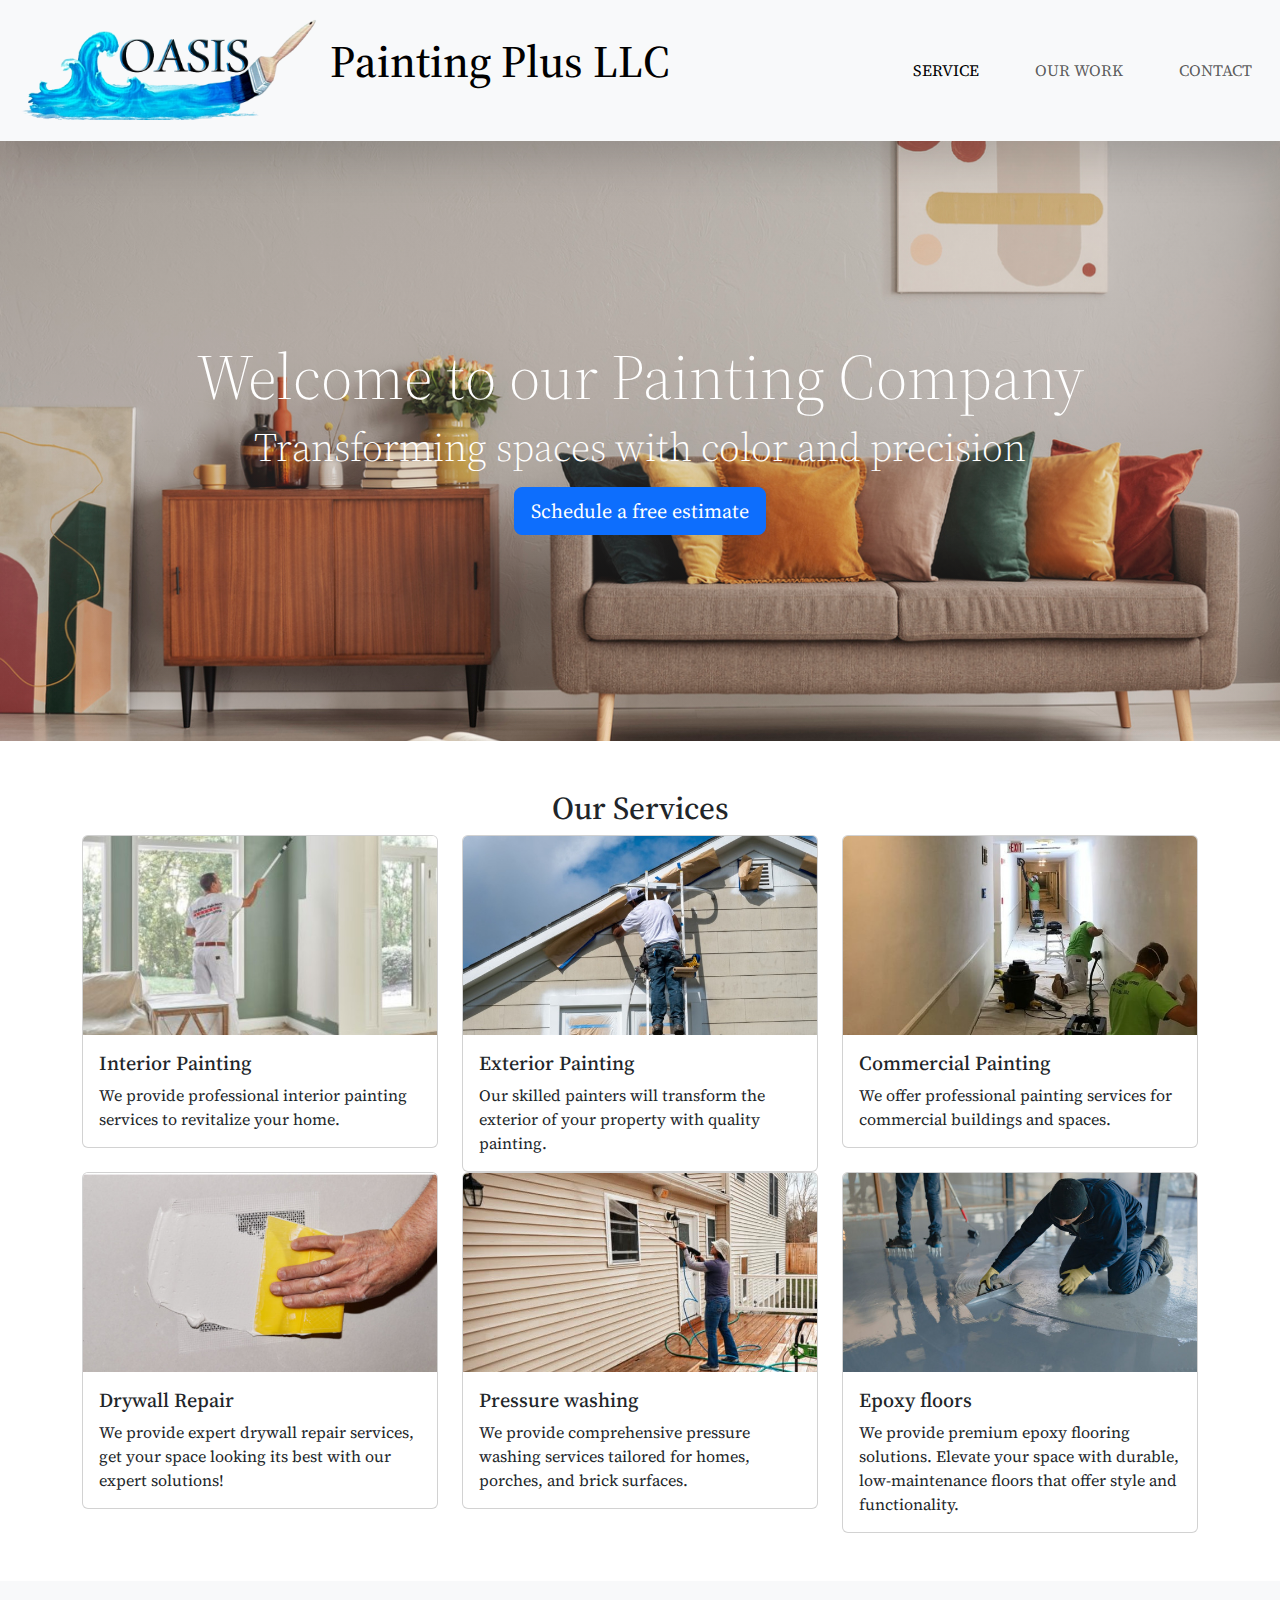
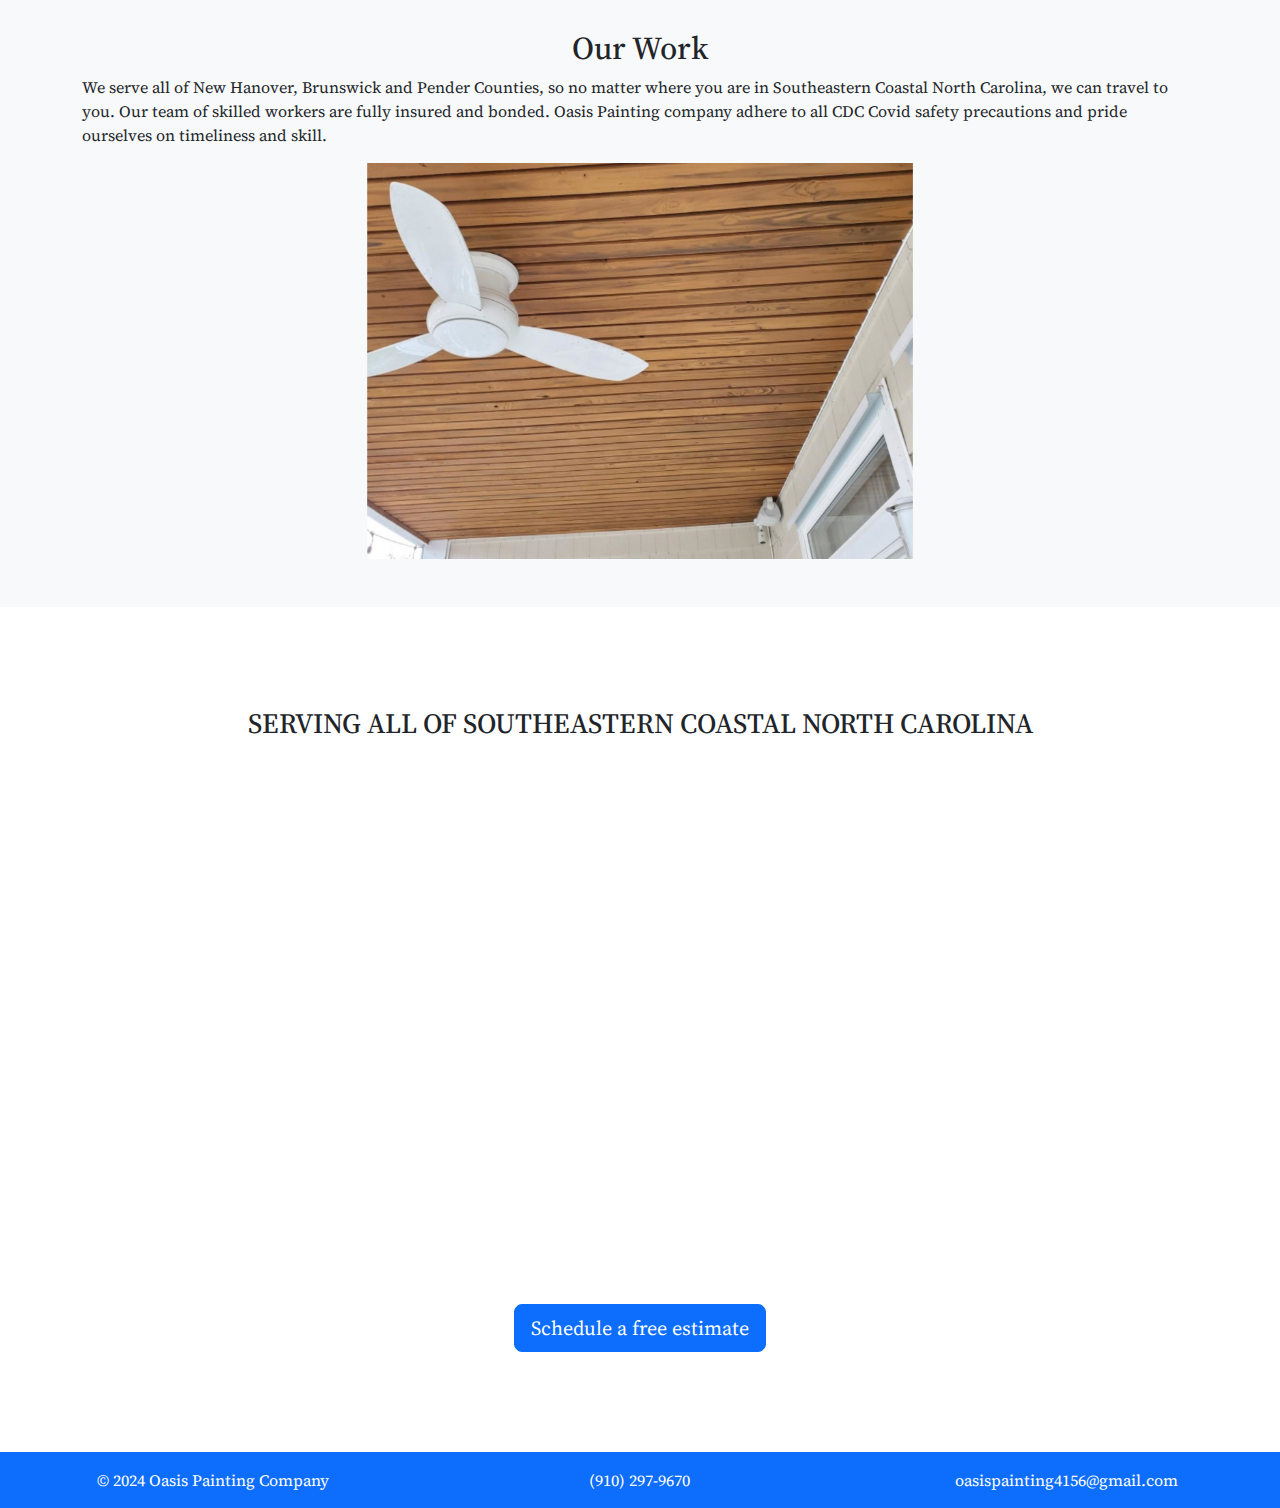
<file: index.html>
<!DOCTYPE html>
<html lang="en">
<head>
  <meta charset="UTF-8">
  <meta name="viewport" content="width=device-width, initial-scale=1.0">
  <title>Oasis Painting Company</title>
  
  <link href="https://cdn.jsdelivr.net/npm/bootstrap@5.3.3/dist/css/bootstrap.min.css" rel="stylesheet" integrity="sha384-QWTKZyjpPEjISv5WaRU9OFeRpok6YctnYmDr5pNlyT2bRjXh0JMhjY6hW+ALEwIH" crossorigin="anonymous">
  <script src="https://cdn.jsdelivr.net/npm/bootstrap@5.3.3/dist/js/bootstrap.bundle.min.js" integrity="sha384-YvpcrYf0tY3lHB60NNkmXc5s9fDVZLESaAA55NDzOxhy9GkcIdslK1eN7N6jIeHz" crossorigin="anonymous"></script>
  
  <link rel="preconnect" href="https://fonts.googleapis.com">
<link rel="preconnect" href="https://fonts.gstatic.com" crossorigin>
<link href="https://fonts.googleapis.com/css2?family=Source+Serif+4:ital,opsz,wght@0,8..60,200..900;1,8..60,200..900&display=swap" rel="stylesheet">
  <link rel="icon" href="assets/images/logo.ico" type="image/x-icon"/>
  <link rel="stylesheet" href="style.css">
</head>
<body>

    <!-- Navbar -->
    <nav class="navbar shadow-lg navbar-expand-lg navbar-light bg-light">
    <div class="logo_name" ><a class="navbar-brand" href="#"><h2 class="company_title"><img class="logo" src="assets/images/logo.png" alt="logo"> Painting Plus LLC</h2></a></div>
    
    <button class="navbar-toggler" type="button" data-bs-toggle="collapse" data-bs-target="#navbarNavDropdown" aria-controls="navbarNavDropdown" aria-expanded="false" aria-label="Toggle navigation">
      <span class="navbar-toggler-icon"></span>
    </button>
    <div class="collapse navbar-collapse justify-content-end" id="navbarNavDropdown">
      <ul class="navbar-nav">
        <li class="nav-item">
          <a class="nav-link active" aria-current="page" href="#">SERVICE</a>
        </li>
        <li class="nav-item">
          <a class="nav-link" href="assets/our_work.html">OUR WORK</a>
        </li>
        <li class="nav-item">
          <a class="nav-link" href="assets/Contact.html">CONTACT</a>
        </li>
        
      </ul>
    </div>
  </div>
</nav>



  <!-- Header -->
  <div class="wrapper">
  <div class="text-white text-center py-5">
    <div class="welcome">
      <h1 class="display-3">Welcome to our Painting Company</h1>
      <p class="display-6">Transforming spaces with color and precision</p>
    </div>
    <button type="button" class="btn btn-lg btn-primary"><a class="text-white text-center" href="tel:+19102979670" style="text-decoration: none;">Schedule a free estimate</a></button>
  </div>
    </div>

  <!-- Services Section -->
  <section id="services" class="py-5">
    <div class="container ">
      <h2 class="text-center">Our Services</h2>
      <div class="row">
        <div class="col-md-4">
          <div class="card mb-4">
            <img src="assets/images/interior.jpg" class="card-img-top" alt="...">
            <div class="card-body">
              <h5 class="card-title">Interior Painting</h5>
              <p class="card-text">We provide professional interior painting services to revitalize your home.</p>
            </div>
          </div>
        </div>
        <div class="col-md-4">
          <div class="card">
            <img src="assets/images/exterior-painting.jpeg" class="card-img-top" alt="...">
            <div class="card-body">
              <h5 class="card-title">Exterior Painting</h5>
              <p class="card-text">Our skilled painters will transform the exterior of your property with quality painting.</p>
            </div>
          </div>
        </div>
        <div class="col-md-4">
          <div class="card">
            <img src="assets/images/comercial.jpg" class="card-img-top" alt="...">
            <div class="card-body">
              <h5 class="card-title">Commercial Painting</h5>
              <p class="card-text">We offer professional painting services for commercial buildings and spaces.</p>
            </div>
          </div>
        </div>
        <div class="col-md-4">
          <div class="card">
            <img src="assets/images/drywall repair.jpg" class="card-img-top" alt="Drywall repair image">
            <div class="card-body py-6">
              <h5 class="card-title">Drywall Repair</h5>
              <p class="card-text">We provide expert drywall repair services, get your space looking its best with our expert solutions!</p>
            </div>
          </div>
        </div>

        <div class="col-md-4">
          <div class="card">
            <img src="assets/images/presure washing.jpg" class="card-img-top" alt="pressure washing image...">
            <div class="card-body">
              <h5 class="card-title">Pressure washing</h5>
              <p class="card-text">We provide comprehensive pressure washing services tailored for homes, porches, and brick surfaces. </p>
            </div>
          </div>
        </div>

        <div class="col-md-4">
          <div class="card">
            <img src="assets/images/epoxy floor.jpg" class="card-img-top" alt="...">
            <div class="card-body">
              <h5 class="card-title">Epoxy floors</h5>
              <p class="card-text">We provide premium epoxy flooring solutions. Elevate your space with durable, low-maintenance floors that offer style and functionality. </p>
            </div>
          </div>
        </div>
      </div>
    </div>
  </section>

  <!-- Portfolio Section -->
  <section id="portfolio" class="bg-light py-5">
    <div class="container">
      <h2 class="text-center">Our Work</h2>
     <!--Carousel-->
     <div class="work"><p>We serve all of New Hanover, Brunswick and Pender Counties, so no matter where you are in Southeastern Coastal North Carolina, we can travel to you. Our team of skilled workers are fully insured and bonded. Oasis Painting company adhere to all CDC Covid safety precautions and pride  ourselves on timeliness and skill.
     </p></div>
     <div class="slide">
       <div id="carouselExampleSlidesOnly" class="carousel slide" data-bs-ride="carousel">
  <div class="carousel-inner">
    <div class="carousel-item active">
      <img src="assets/images/slide1.1.jpg" class="d-block w-100" alt="Porche">
    </div>
    <div class="carousel-item">
      <img src="assets/images/slide2.2.jpg" class="d-block w-100" alt="Cabinets">
    </div>
    <div class="carousel-item">
      <img src="assets/images/slide3.3.jpg" class="d-block w-100" alt="Porche">
    </div>
  </div>
</div>
  </div>
     <!-- End carousel-->
     
  </section>

<!--Map-->
<div class="location_map">
  <h3 class="map_text">SERVING ALL OF SOUTHEASTERN COASTAL NORTH CAROLINA</h3>
      <iframe src="https://www.google.com/maps/embed?pb=!1m16!1m12!1m3!1d211555.72410403073!2d-77.86373932353335!3d34.05520262110363!2m3!1f0!2f0!3f0!3m2!1i1024!2i768!4f13.1!2m1!1sSOUTHEASTERN%20COASTAL%20NORTH%20CAROLINA!5e0!3m2!1sen!2sus!4v1713126468557!5m2!1sen!2sus" class="my_map" height="450" style="border:0;" allowfullscreen="" loading="lazy" referrerpolicy="no-referrer-when-downgrade"></iframe>
    </div>
    <div class="contact_button"><button type="button" class="btn btn-lg btn-primary"><a class="text-white text-center" href="tel:+19102979670" style="text-decoration: none;">Schedule a free estimate</a></button></div>
  
  <!-- Footer -->
  <footer class="bg-primary text-white text-center py-3" id="footer">
    <div class="container">
      &copy; 2024 Oasis Painting Company
    </div>
    <div class="container">
      <a class="text-white text-center" href="tel:+19102979670" style="text-decoration: none;">(910) 297-9670</a>
    </div>
    <div class="container">
     oasispainting4156@gmail.com
    </div>
  </footer>

  
</body>
</html>
</file>
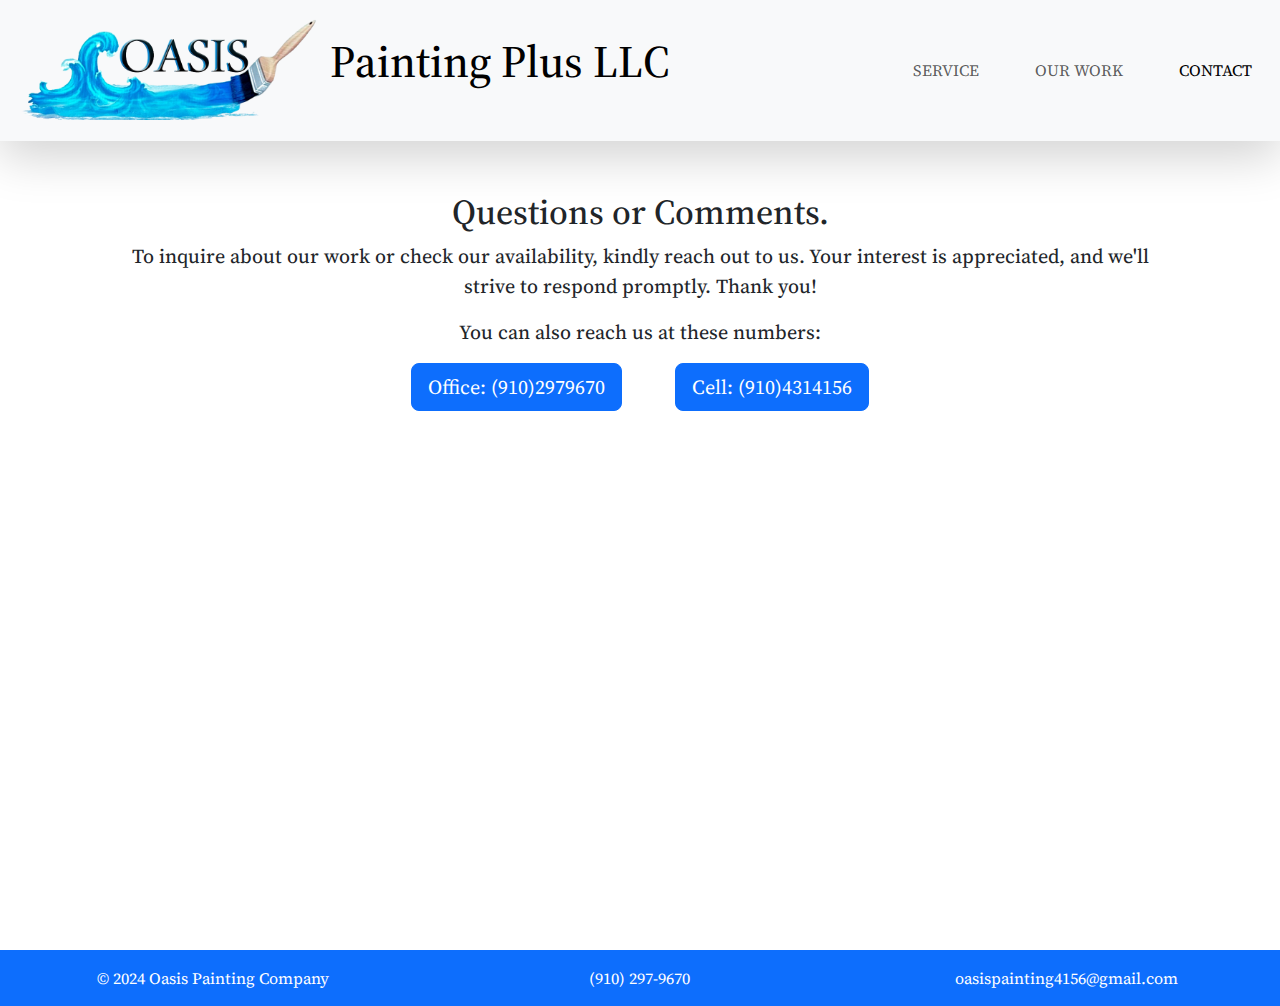
<file: assets/Contact.html>
<html lang="en">
<head>
    <meta charset="UTF-8">
    <meta name="viewport" content="width=device-width, initial-scale=1.0">
    
    <link href="https://cdn.jsdelivr.net/npm/bootstrap@5.3.3/dist/css/bootstrap.min.css" rel="stylesheet" integrity="sha384-QWTKZyjpPEjISv5WaRU9OFeRpok6YctnYmDr5pNlyT2bRjXh0JMhjY6hW+ALEwIH" crossorigin="anonymous">
    <script src="https://cdn.jsdelivr.net/npm/bootstrap@5.3.3/dist/js/bootstrap.bundle.min.js" integrity="sha384-YvpcrYf0tY3lHB60NNkmXc5s9fDVZLESaAA55NDzOxhy9GkcIdslK1eN7N6jIeHz" crossorigin="anonymous"></script>
    <link rel="preconnect" href="https://fonts.googleapis.com">
<link rel="preconnect" href="https://fonts.gstatic.com" crossorigin>
<link href="https://fonts.googleapis.com/css2?family=Source+Serif+4:ital,opsz,wght@0,8..60,200..900;1,8..60,200..900&display=swap" rel="stylesheet">
    <link rel="stylesheet" href="images/css/galerry_css.css">
    <script src="images/css/main.js"></script>
    <title>Contact</title>
</head>
<body>
    <!--Navbar-->
     <!-- Navbar -->
    <nav class="navbar shadow-lg navbar-expand-lg navbar-light bg-light">
    <div class="logo_name" ><a class="navbar-brand" href="../index.html"><h2 class="company_title"><img class="logo" src="images/logo.png" alt="logo"> Painting Plus LLC</h2></a></div>
    
    <button class="navbar-toggler" type="button" data-bs-toggle="collapse" data-bs-target="#navbarNavDropdown" aria-controls="navbarNavDropdown" aria-expanded="false" aria-label="Toggle navigation">
      <span class="navbar-toggler-icon"></span>
    </button>
    <div class="collapse navbar-collapse justify-content-end" id="navbarNavDropdown">
      <ul class="navbar-nav">
        <li class="nav-item">
          <a class="nav-link"  href="../index.html">SERVICE</a>
        </li>
        <li class="nav-item">
          <a class="nav-link"  href="our_work.html">OUR WORK</a>
        </li>
        <li class="nav-item">
          <a class="nav-link active" aria-current="page" href="#">CONTACT</a>
        </li>
        
      </ul>
    </div>
  </div>
</nav>
<!--Contact Us-->
<div class="message">
  
  <h2 class="comment">Questions or Comments.</h2>
  <p class="lead">
To inquire about our work or check our availability, kindly reach out to us. Your interest is appreciated, and we'll strive to respond promptly. Thank you!</p>
<p class="lead">You can also reach us at these numbers:</p>

  <div class="phone">
    <div class="phone_office"><button type="button" class="btn btn-lg btn-primary">
      <a class="text-white text-center" href="tel:+19102979670" style="text-decoration: none;">Office: (910)2979670</a></button>
      </div>
    <div><button type="button" class="btn btn-lg btn-primary"><a class="text-white text-center" href="tel:+19104314156" style="text-decoration: none;">Cell: (910)4314156</a></button>
    </div>
  </div>
</div>

<!-- Contact Form-->

<div class="wrap">
  <div class="myForm">
   <iframe
      id="JotFormIFrame-241105511465143"
      title="New Customer Registration Form"
      onload="window.parent.scrollTo(0,0)"
      allowtransparency="true"
      allow="geolocation; microphone; camera; fullscreen"
      src="https://form.jotform.com/241105511465143"
      frameborder="0"
      style="min-width:100%;max-width:100%;height:539px;border:none;"
      scrolling="no">
    </iframe>
    <script src='https://form.jotform.com/s/umd/latest/for-form-embed-handler.js'></script>
    <script>window.jotformEmbedHandler("iframe[id='JotFormIFrame-241105511465143'", "https://form.jotform.com/")</script>
    
  </div>
</div>


<!-- Footer -->
  <footer class="bg-primary text-white text-center py-3" id="footer">
    <div class="container">
      &copy; 2024 Oasis Painting Company
    </div>
    <div class="container">
      <a class="text-white text-center" href="tel:+19102979670" style="text-decoration: none;">(910) 297-9670</a>
    </div>
    <div class="container">
     oasispainting4156@gmail.com
    </div>
  </footer>

</body>
</html>
</file>
<file: style.css>
body {
 margin: 0;   
 font-family: "Source Serif 4", serif;
  font-optical-sizing: auto;
  font-weight: normal;
  font-style: normal;
}
h3 {
font-family: "Source Serif 4", serif;
  font-optical-sizing: auto;
 
 
}
.logo {
    width: 300px;
    margin-left: 20px;
    
}


.company_title {
    font-size: 45px;
}

.wrapper {
    background-image: linear-gradient(rgba(141, 140, 140, 0.267), rgba(136, 133, 133, 0.212), rgba(131, 127, 127, 0.205), rgba(0,0,0,0.0) ),url("assets/images/bg02.jpg"); 
    background-repeat: no-repeat;
    background-size: cover;
    background-position: center;
    border: 0px solid gray;
    height: 600px;
    
}



.welcome {
    display: flex;
    flex-direction: column;
    padding-top: 150px;
}

.logo_name {
    display: flex;
    flex-direction: row;
   
    
}
.slide {
    width: 70%;
    margin: auto;
}
ul li {
    margin: 20px;
}

.location_map {
    padding-top: 100px;
    width: 100%;
    margin: auto;
    text-align: center;
}
.my_map {
    
    width: 600px;
}
.contact_button {
    width: 50%;
    margin: auto;
    margin-top: 100px;
    text-align: center;
}

#footer {
    margin-top: 100px;
    display: flex;
    flex-direction: row;
    justify-content: flex-end;
}


 
  @media screen and (max-width: 320px) {
    
    .slide {
    width: 100%;
   }

   .logo {
    width: 70px;
    
    }
 body > nav > div.logo_name > a > h2 {
    font-size: 10px;
    }

 .map_text {
    font-size: 20px;
 }
    h1 {
    font-size: 20px;
 }

 .location_map {
    padding-top: 90px;
    width: 100%;
    text-align: center;
 }
 .my_map{
    
    width: 100%;
 }

 #footer {
    margin-top: 100px;
    display: flex;
    flex-direction: column;
    justify-content: flex-end;
}

}
@media screen and (min-width: 321px) and (max-width: 480px){

     .slide {
    width: 100%;
   }

   .logo {
    width: 100px;
    
    }
 body > nav > div.logo_name > a > h2 {
    font-size: 20px;
    }

 .map_text {
    font-size: 20px;
 }
    h1 {
    font-size: 20px;
 }

 .location_map {
    padding-top: 90px;
    width: 100%;
    text-align: center;
 }
 .my_map{
    
    width: 100%;
 }

 #footer {
    margin-top: 100px;
    display: flex;
    flex-direction: column;
    justify-content: flex-end;
}

}
@media screen and (min-width: 481px) and (max-width: 768px){

      .slide {
    width: 100%;
   }

   .logo {
    width: 150px;
    
    }
 body > nav > div.logo_name > a > h2 {
    font-size: 30px;
    }

 .map_text {
    font-size: 20px;
 }
    h1 {
    font-size: 20px;
 }

 .location_map {
    padding-top: 90px;
    width: 100%;
    text-align: center;
 }
 .my_map{
    
    width: 100%;
 }

 #footer {
    margin-top: 100px;
    display: flex;
    flex-direction: column;
    justify-content: flex-end;

}

@media screen (min-width: 769px){
      .slide {
    width: 100%;
   }

   .logo {
    width: 100px;
    
    }
 body > nav > div.logo_name > a > h2 {
    font-size: 20px;
    }

 .map_text {
    font-size: 20px;
 }
    h1 {
    font-size: 20px;
 }

 .location_map {
    padding-top: 90px;
    width: 100%;
    text-align: center;
 }
 .my_map{
    
    width: 100%;
 }

 #footer {
    margin-top: 100px;
    display: flex;
    flex-direction: column;
    justify-content: flex-end;
}
</file>
<file: assets/images/css/galerry_css.css>
body {
 margin: 0;   
 font-family: "Source Serif 4", serif;
  font-optical-sizing: auto;
  font-weight: normal;
  font-style: normal;
}

h3 {
font-family: "Source Serif 4", serif;
  font-optical-sizing: auto;
 
 
}
.message {
   padding-top: 50px;
   display: column;
   width: 80%;
   margin: auto;
   text-align: center;
}
.comment {
   font-family: "Source Serif 4", serif;
   font-optical-sizing: auto;
  font-size: 35px;
}
.phone {
   display: flex;
   justify-content: space-around;
   
   width: 50%;
   margin: auto;
}
.logo {
    width: 300px;
    margin-left: 20px;
    
}
.site_text_wrapper {
   display: flex;
   width: 70%;
  
   margin: auto; 
   text-align: justify;
   
   margin-top: 50px;
}
.lead {
   font-size: 20px;
   font-weight: 450;
   
   
}
.company_title {
    font-size: 45px;
}

.wrapper {
    background-image: linear-gradient(rgba(141, 140, 140, 0.267), rgba(136, 133, 133, 0.212), rgba(131, 127, 127, 0.205), rgba(0,0,0,0.0) ),url("assets/images/bg02.jpg"); 
    background-repeat: no-repeat;
    background-size: cover;
    background-position: center;
    border: 0px solid gray;
    height: 600px;
    
}

/** Gallery **/

img {
   width: 100%;
}
.gallery {
   
    padding: 80px;
}
.gallery img {
    background-color: #ffffff;
    padding: 15px;
    height: 100%;
    box-shadow: 0 0 15px rgba(0,0,0,0.3);
    cursor: pointer;
}
.gallery-modal .modal-img {
    height: 100%;
    
}

/** Rest fo the site **/

.welcome {
    display: flex;
    flex-direction: column;
    padding-top: 150px;
}

.logo_name {
    display: flex;
    flex-direction: row;
   
    
}
.slide {
    width: 70%;
    margin: auto;
}
ul li {
    margin: 20px;
}

.location_map {
    padding-top: 100px;
    width: 100%;
    margin: auto;
    text-align: center;
}
.my_map {
    
    width: 600px;
}
.contact_button {
    width: 50%;
    margin: auto;
    margin-top: 100px;
    text-align: center;
}

#footer {
    margin-top: 0px;
    display: flex;
    flex-direction: row;
    justify-content: flex-end;
}


 /** Media **/
  @media screen and (max-width: 320px) {
    
    .slide {
    width: 100%;
   }

   .logo {
    width: 70px;
    
    }
 body > nav > div.logo_name > a > h2 {
    font-size: 10px;
    }

.message {
   padding-top: 50px;
   display: column;
   width: 100%;
   margin: auto;
   text-align: center;
}
.comment {
   font-family: "Source Serif 4", serif;
   font-optical-sizing: auto;
  font-size: 20px;
}
.phone {
   display: block;
   justify-content: center;
   
   width: 50%;
   margin: auto;
}

 .map_text {
    font-size: 20px;
 }
    h1 {
    font-size: 20px;
 }
   
   .lead {
   font-size: 20px;
   font-weight: 300;
   margin-top: 50px;
   text-align: unset;
}
 .location_map {
    padding-top: 90px;
    width: 100%;
    text-align: center;
 }
 .my_map{
    
    width: 100%;
 }

 #footer {
    margin-top: 100px;
    display: flex;
    flex-direction: column;
    justify-content: flex-end;
}

}

@media screen and (min-width: 321px) and (max-width: 480px){

     .slide {
    width: 100%;
   }

   .logo {
    width: 100px;
    
    }
 body > nav > div.logo_name > a > h2 {
    font-size: 20px;
    }

   .message {
   padding-top: 50px;
   display: column;
   width: 80%;
   margin: auto;
   text-align: center;
}
.comment {
   font-family: "Source Serif 4", serif;
   font-optical-sizing: auto;
  font-size: 20px;
}
.phone {
   display: block;
   justify-content: center;
   width: 100%;
   margin: auto;
   
}
.phone_office {
   padding: 20px;
}
 .map_text {
    font-size: 20px;
 }
    h1 {
    font-size: 20px;
 }

 .location_map {
    padding-top: 90px;
    width: 100%;
    text-align: center;
 }
 .my_map{
    
    width: 100%;
 }

 #footer {
    margin-top: 0px;
    display: flex;
    flex-direction: column;
    justify-content: flex-end;
}

}

@media screen and (min-width: 481px) and (max-width: 768px){

      .slide {
    width: 100%;
   }

   .logo {
    width: 150px;
    
    }
 body > nav > div.logo_name > a > h2 {
    font-size: 30px;
    }

    .message {
   padding-top: 50px;
   display: column;
   width: 80%;
   margin: auto;
   text-align: center;
}
.comment {
   font-family: "Source Serif 4", serif;
   font-optical-sizing: auto;
  font-size: 20px;
}
.phone {
   display: block;
   justify-content: center;
   width: 100%;
   margin: auto;
   
}
.phone_office {
   padding: 20px;
}

.myForm {
   width: 90%;
   margin: auto;
}
 .map_text {
    font-size: 20px;
 }
    h1 {
    font-size: 20px;
 }

 .location_map {
    padding-top: 90px;
    width: 100%;
    text-align: center;
 }
 .my_map{
    
    width: 100%;
 }

 #footer {
    margin-top: 10px;
    display: flex;
    flex-direction: column;
    justify-content: flex-end;

}

@media screen (min-width: 769px){
      .slide {
    width: 100%;
   }

   .logo {
    width: 100px;
    
    }
 body > nav > div.logo_name > a > h2 {
    font-size: 20px;
    }

 .map_text {
    font-size: 20px;
 }
    h1 {
    font-size: 20px;
 }

 .location_map {
    padding-top: 90px;
    width: 100%;
    text-align: center;
 }
 .my_map{
    
    width: 100%;
 }

 #footer {
    margin-top: 100px;
    display: flex;
    flex-direction: column;
    justify-content: flex-end;
}
</file>
